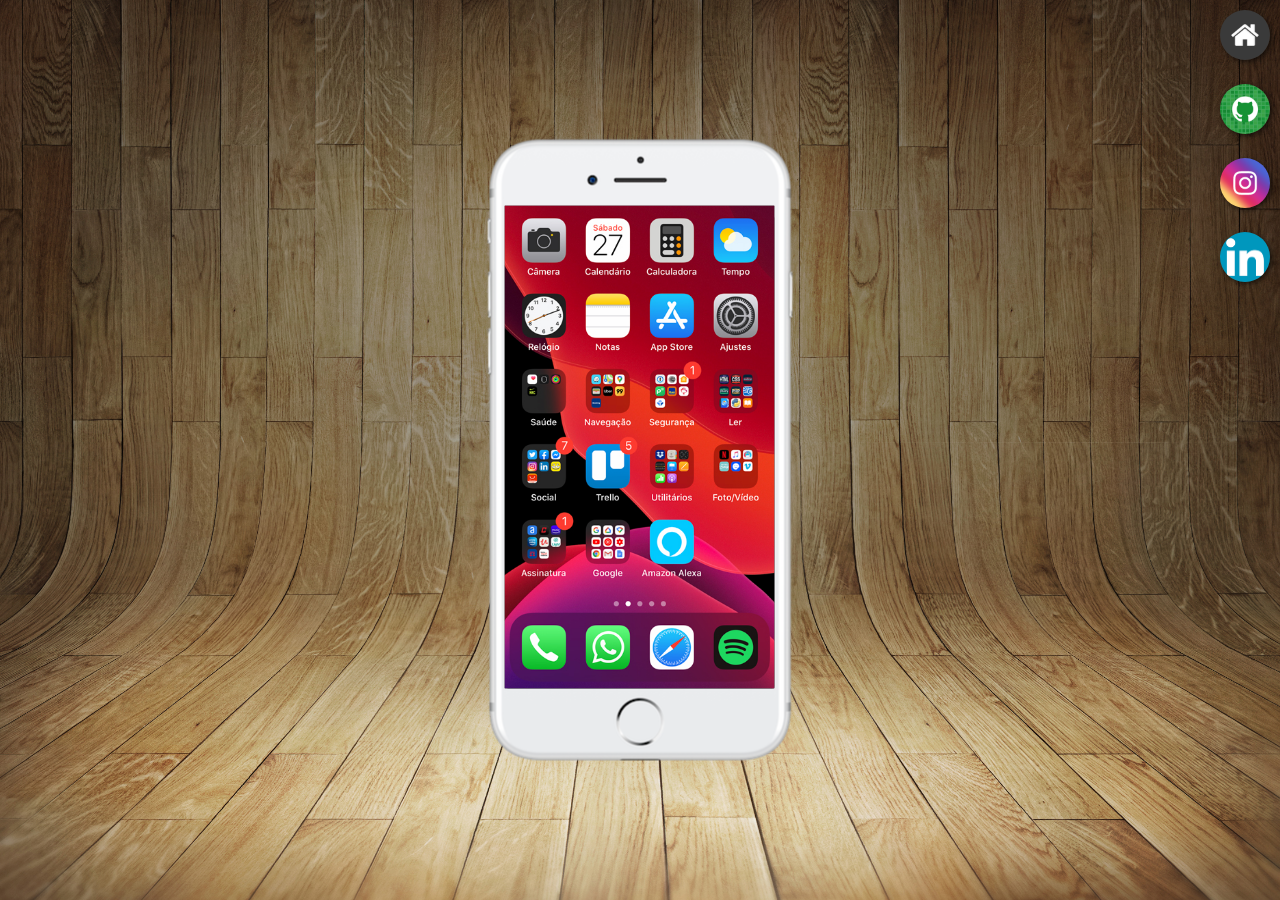
<file: index.html>
<!DOCTYPE html>
<html lang="pt-br">
<head>
    <meta charset="UTF-8">
    <meta name="viewport" content="width=device-width, initial-scale=1.0">
    <title>Projeto Redes Sociais</title>
    <link rel="shortcut icon" href="favicon.ico" type="image/x-icon">
    <link rel="stylesheet" href="estilos/style.css">
</head>
<body>    
    <main>

        <section id="telefone">
            <iframe src="home.html"  name="tela" id="tela" frameborder="0">
                Seu navegador não suporta iframes. Teste em outro navegador.
            </iframe>
        </section>


        <section id="redes-sociais">
            <a href="home.html" target="tela">  <img src="imagens/logo-home.jpg" alt="Home"> </a> <br>        
            <a href="github.html" target="tela">  <img src="imagens/logo-github.jpg" alt="GitHub"> </a> <br>
            <a href="instagram.html" target="tela">  <img src="imagens/logo-instagram.jpg" alt="Instagram"> </a> <br>
            <a href="linkedin.html" target="tela">  <img src="imagens/logo-Linkedin.png" alt="Linkedin"> </a> 
        </section>
    </main>
</body>
</html>
</file>
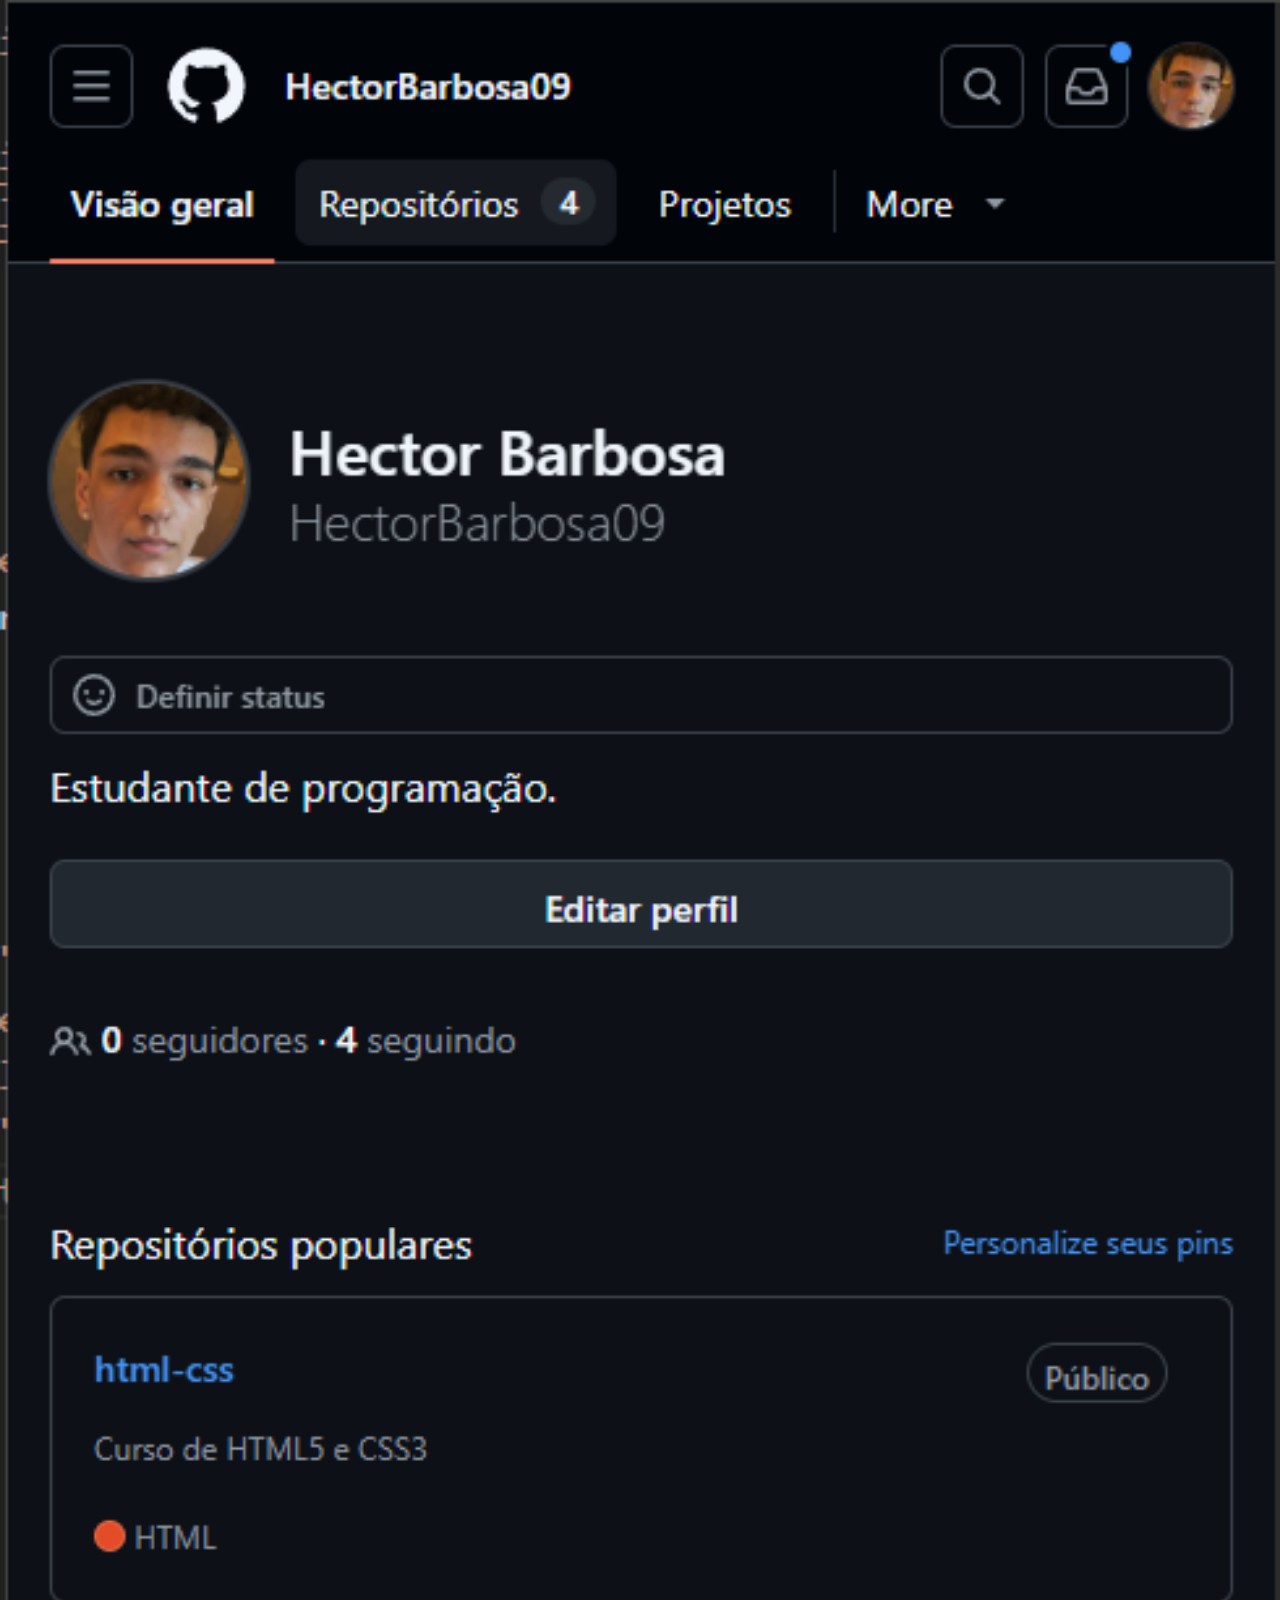
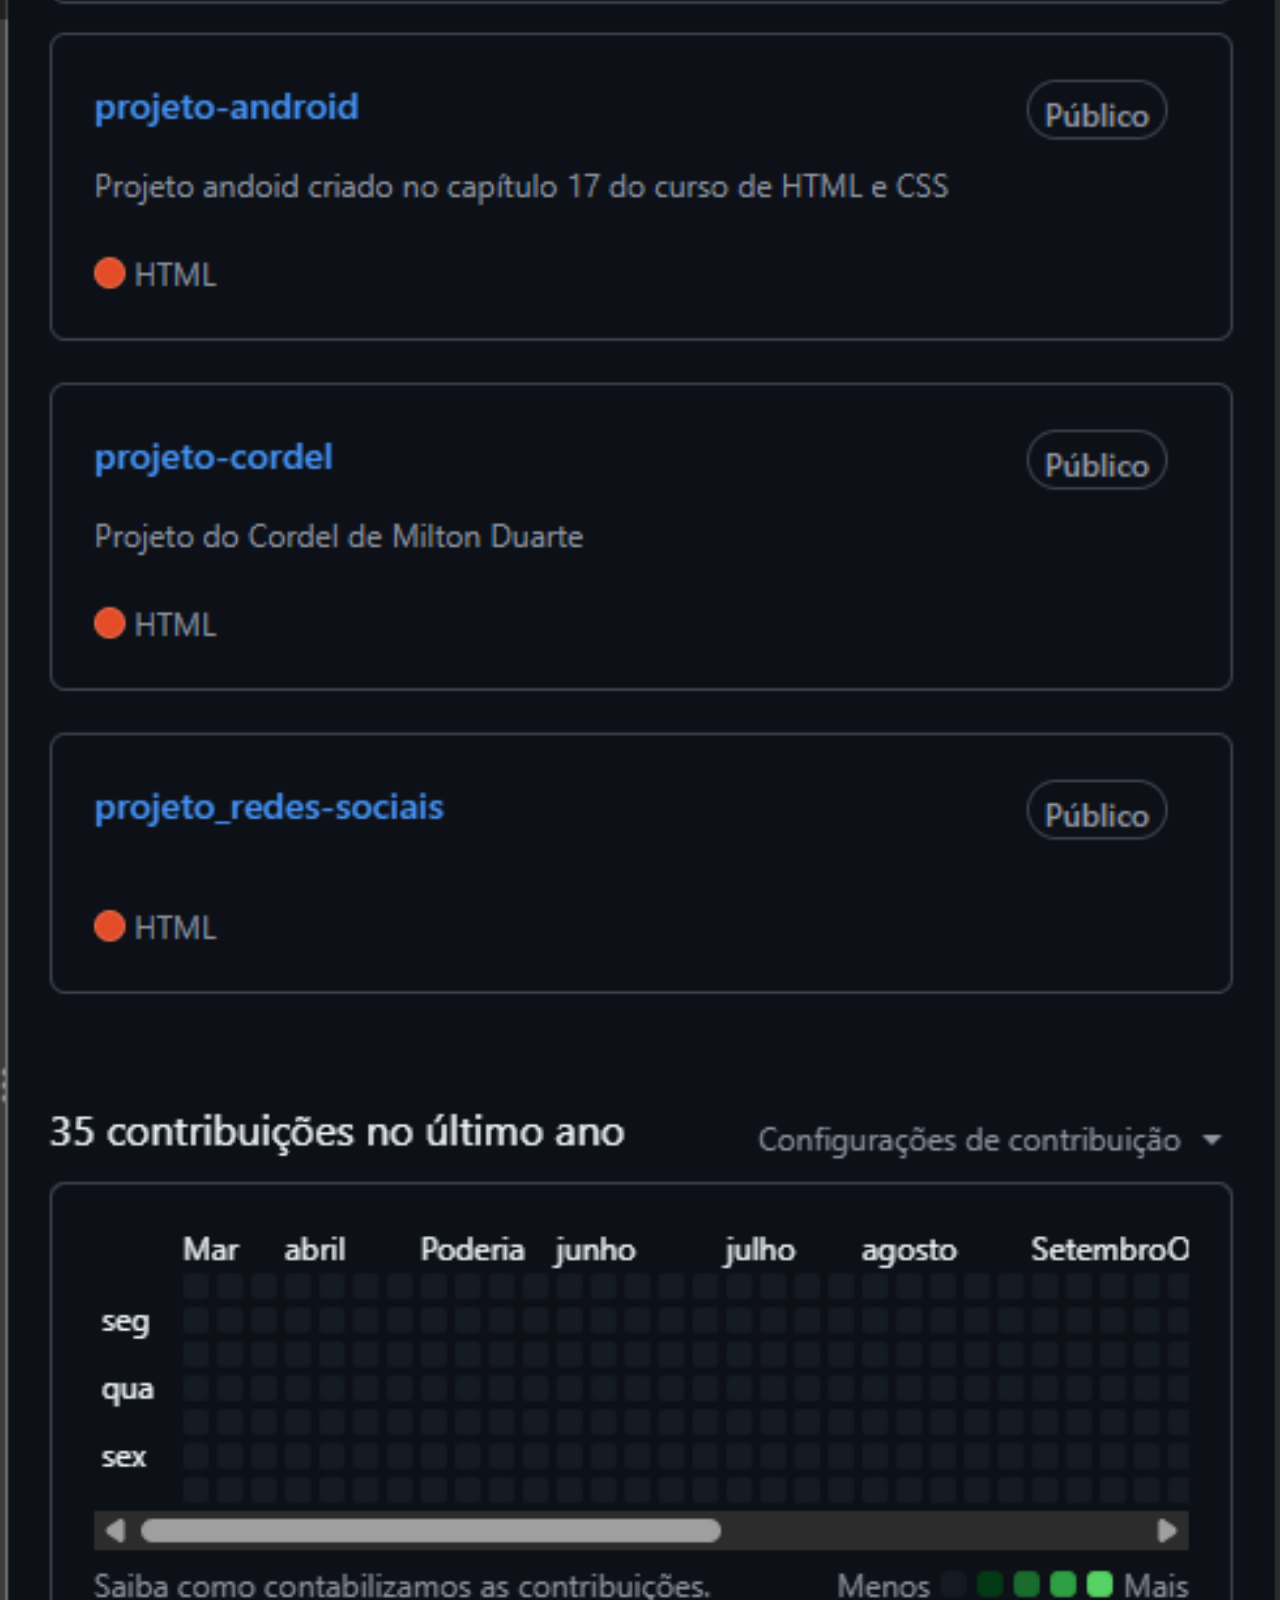
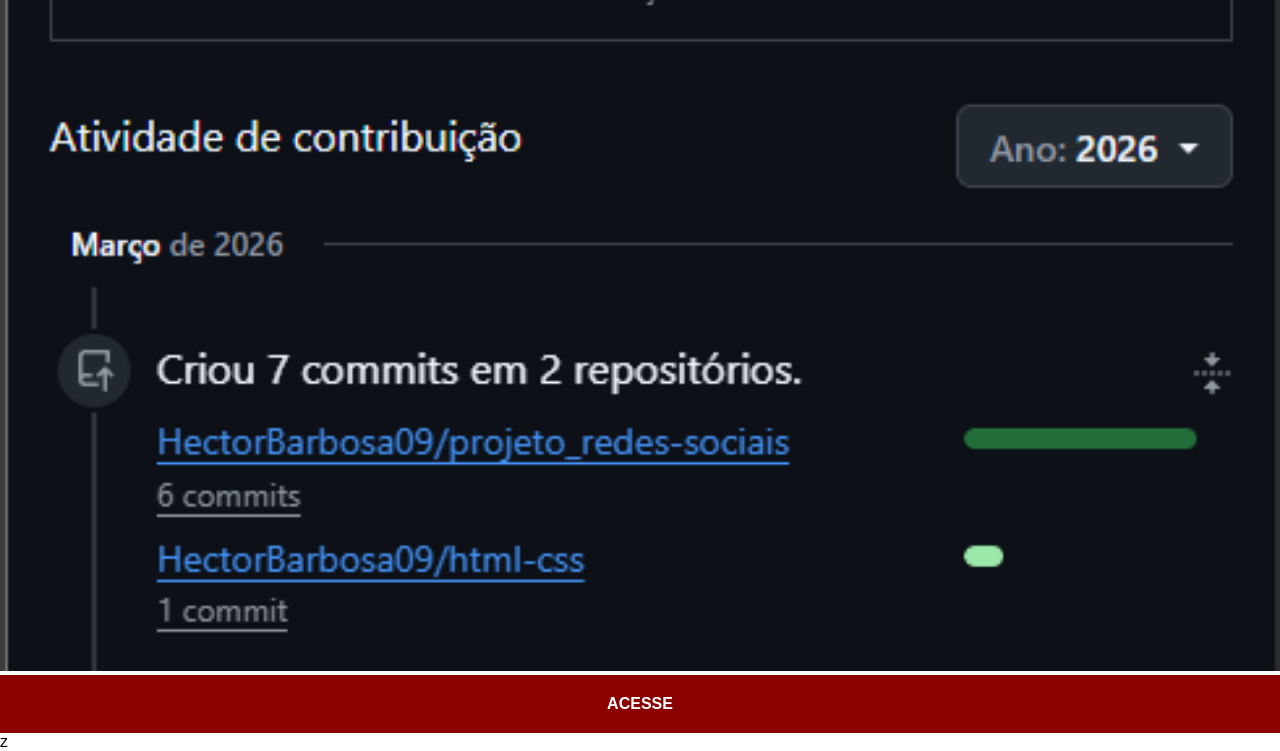
<file: github.html>
<!DOCTYPE html>
<html lang="pt-br">
<head>
    <meta charset="UTF-8">
    <meta name="viewport" content="width=device-width, initial-scale=1.0">
    <title>GitHub</title>
    <link rel="stylesheet" href="estilos/social.css">
</head>
<body>
    <img src="imagens/github.png" alt="GitHub"><a href="https://github.com/HectorBarbosa09" target="_blank">ACESSE</a>
</html>z
</file>
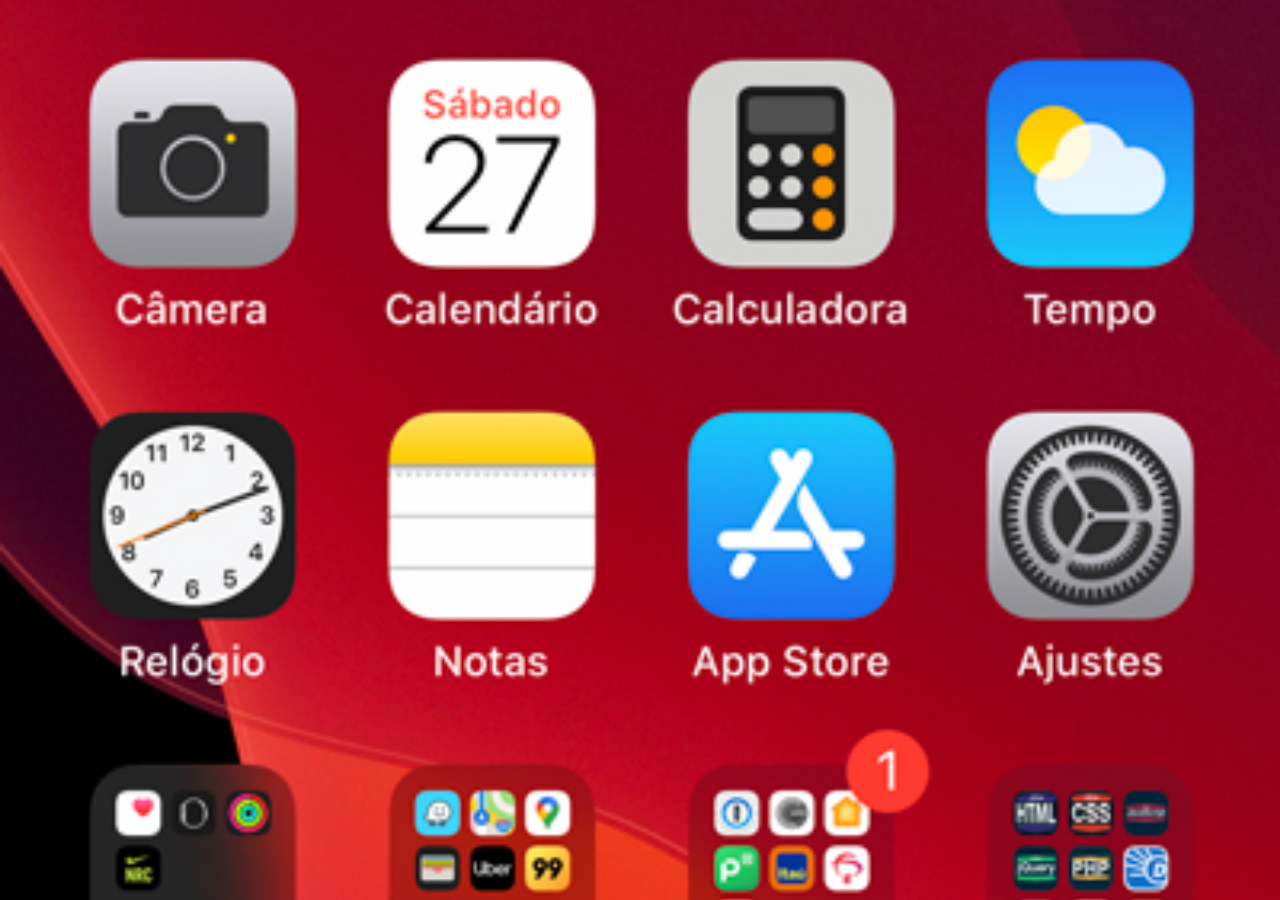
<file: home.html>
<!DOCTYPE html>
<html lang="pt-br">
<head>
    <meta charset="UTF-8">
    <meta name="viewport" content="width=device-width, initial-scale=1.0">
    <title>Home</title>
    <style>
        *{
            margin: 0px;
            padding: 0px;
            font-family: Arial, Helvetica, sans-serif;
        }

        body{
            width: 100vw;
            height: 100vh;
            background: black url(imagens/tela-home.jpg)  no-repeat top center;
            background-size: cover;
        }
    </style>
</head>
<body>
    
</body>
</html>
</file>
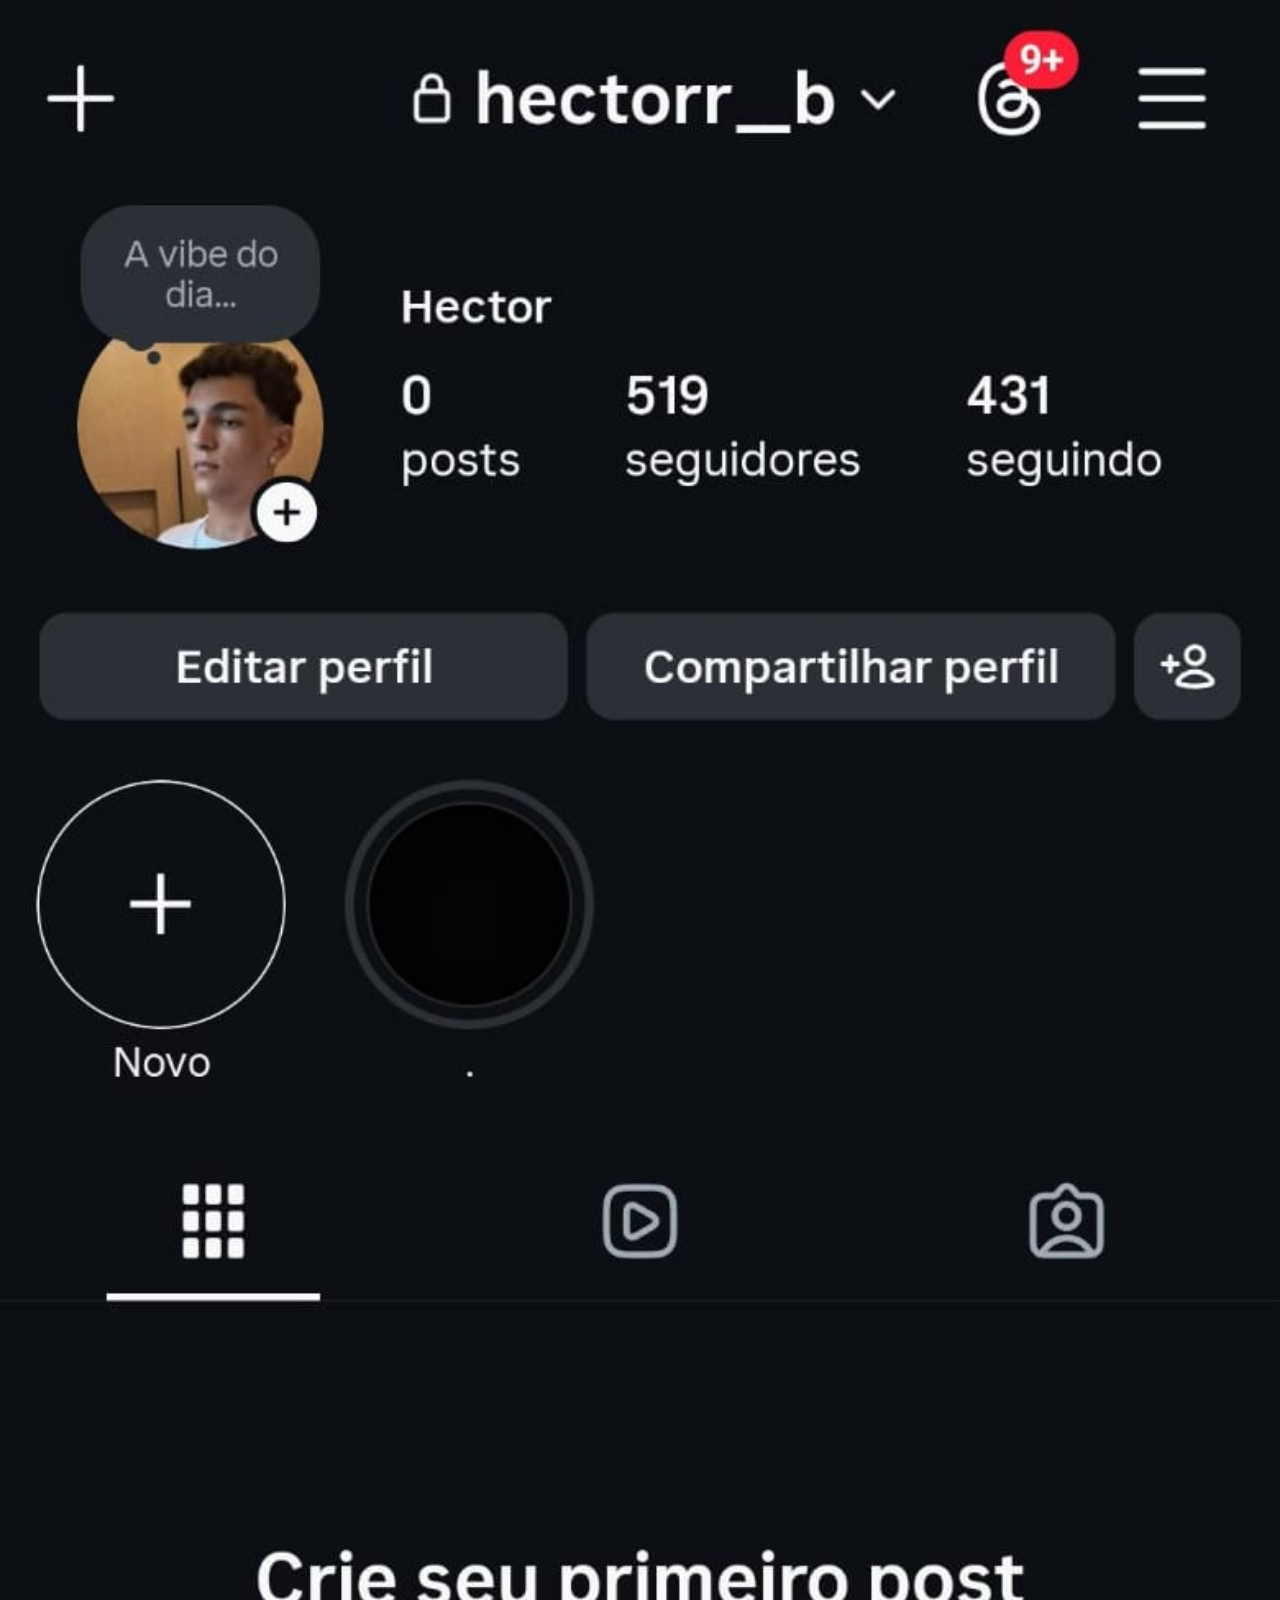
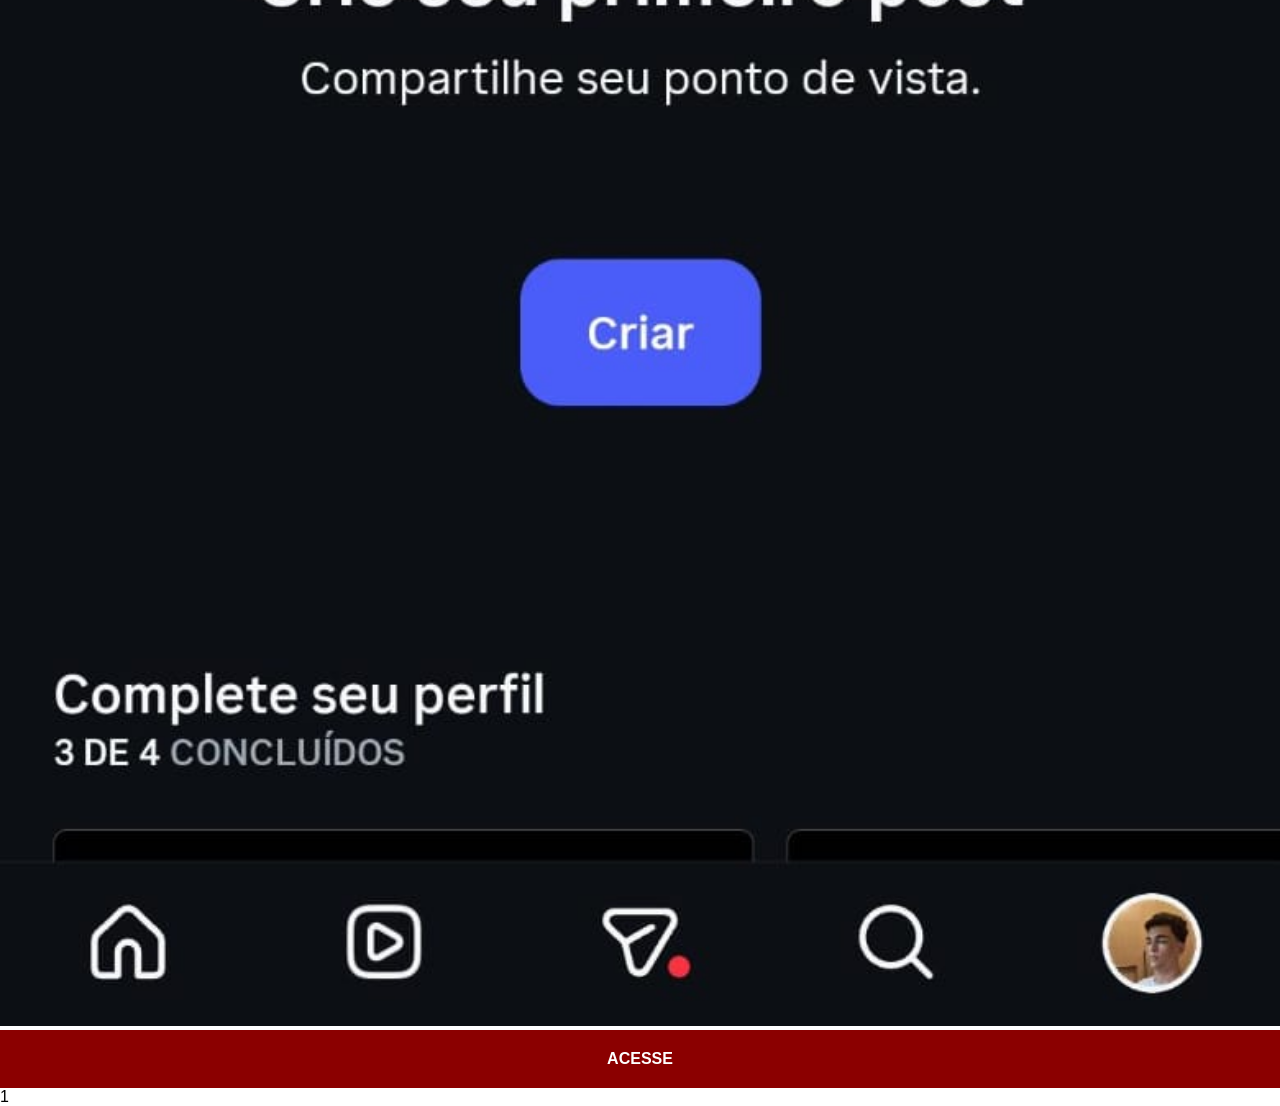
<file: instagram.html>
<!DOCTYPE html>
    <html lang="pt-br">
    <head>
    <meta charset="UTF-8">
    <meta name="viewport" content="width=device-width, initial-scale=1.0">
    <title>Instagram</title>
    <link rel="stylesheet" href="estilos/social.css">
</head>
<body>
    <img src="imagens/tela-instagram.jpeg" alt="Instagram"><a href="https://www.instagram.com/hectorr__b/" target="_blank">ACESSE</a>1
</body>
</html>
</file>
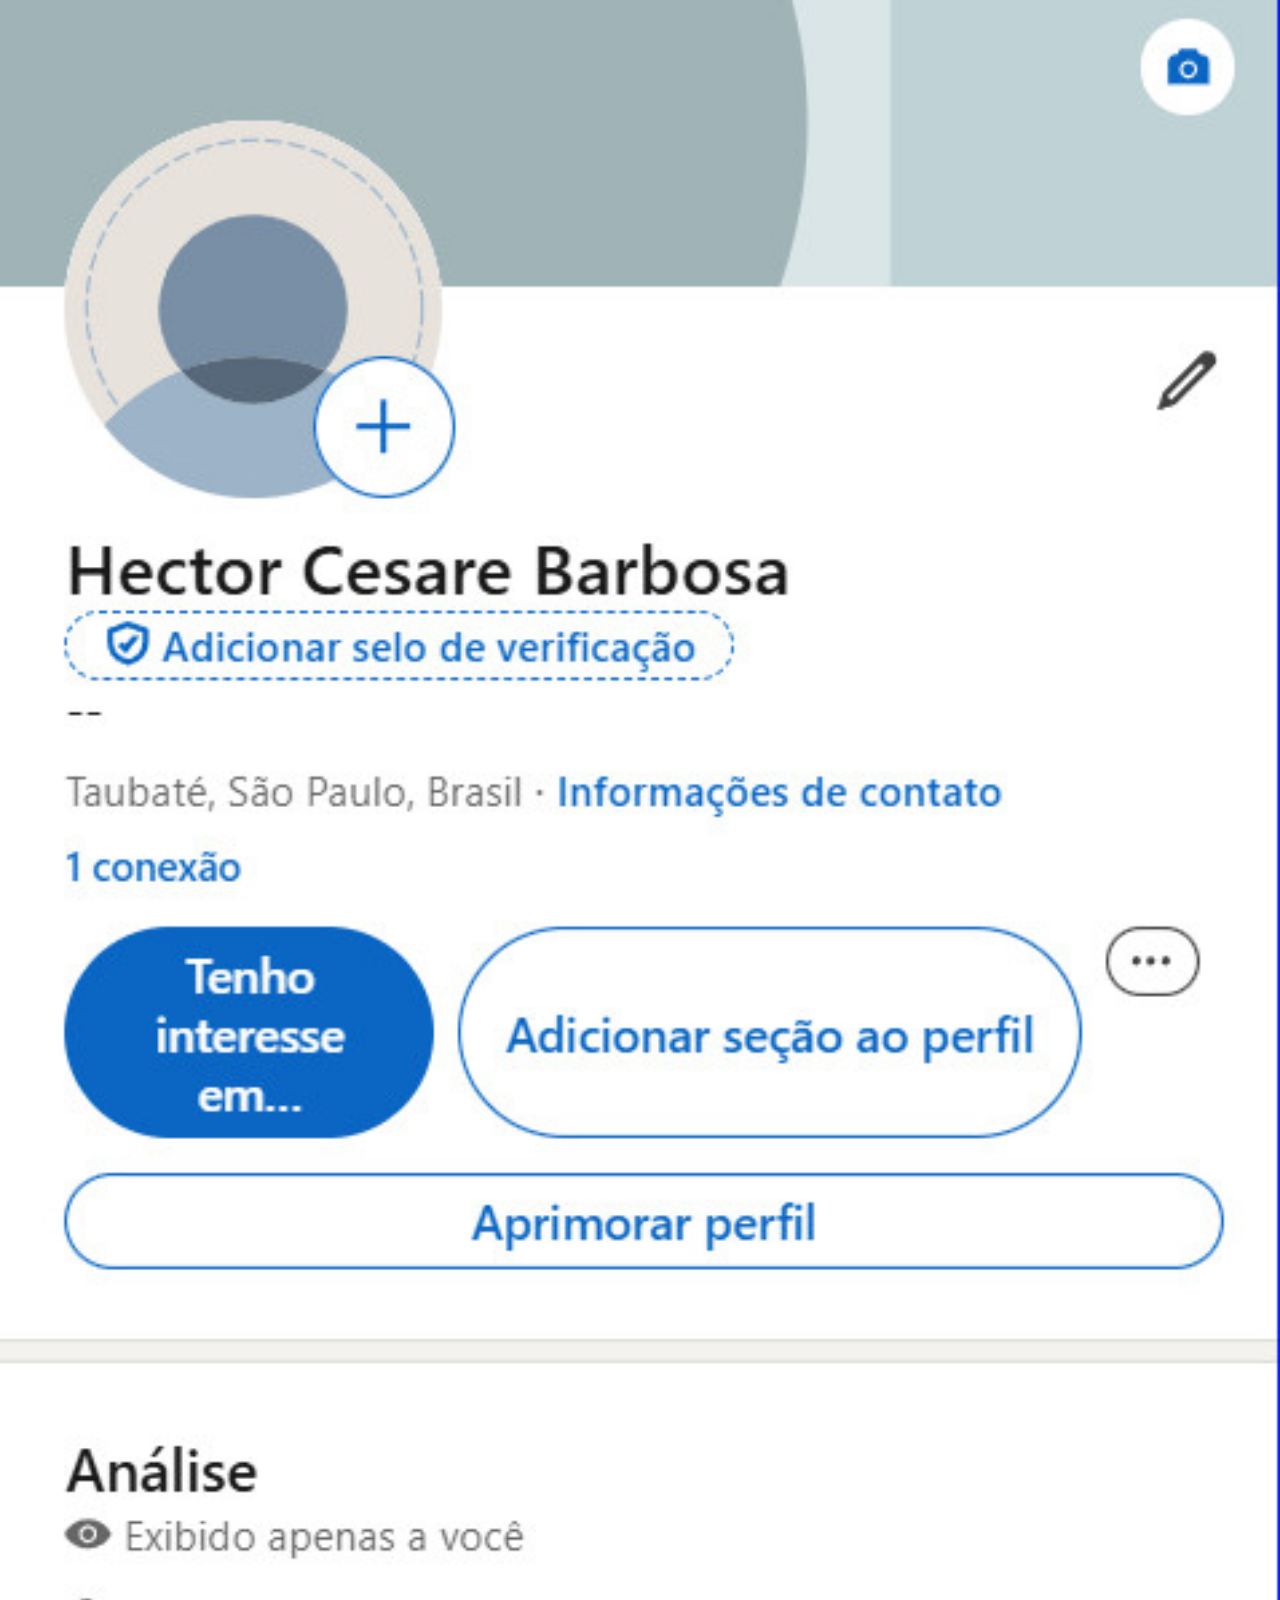
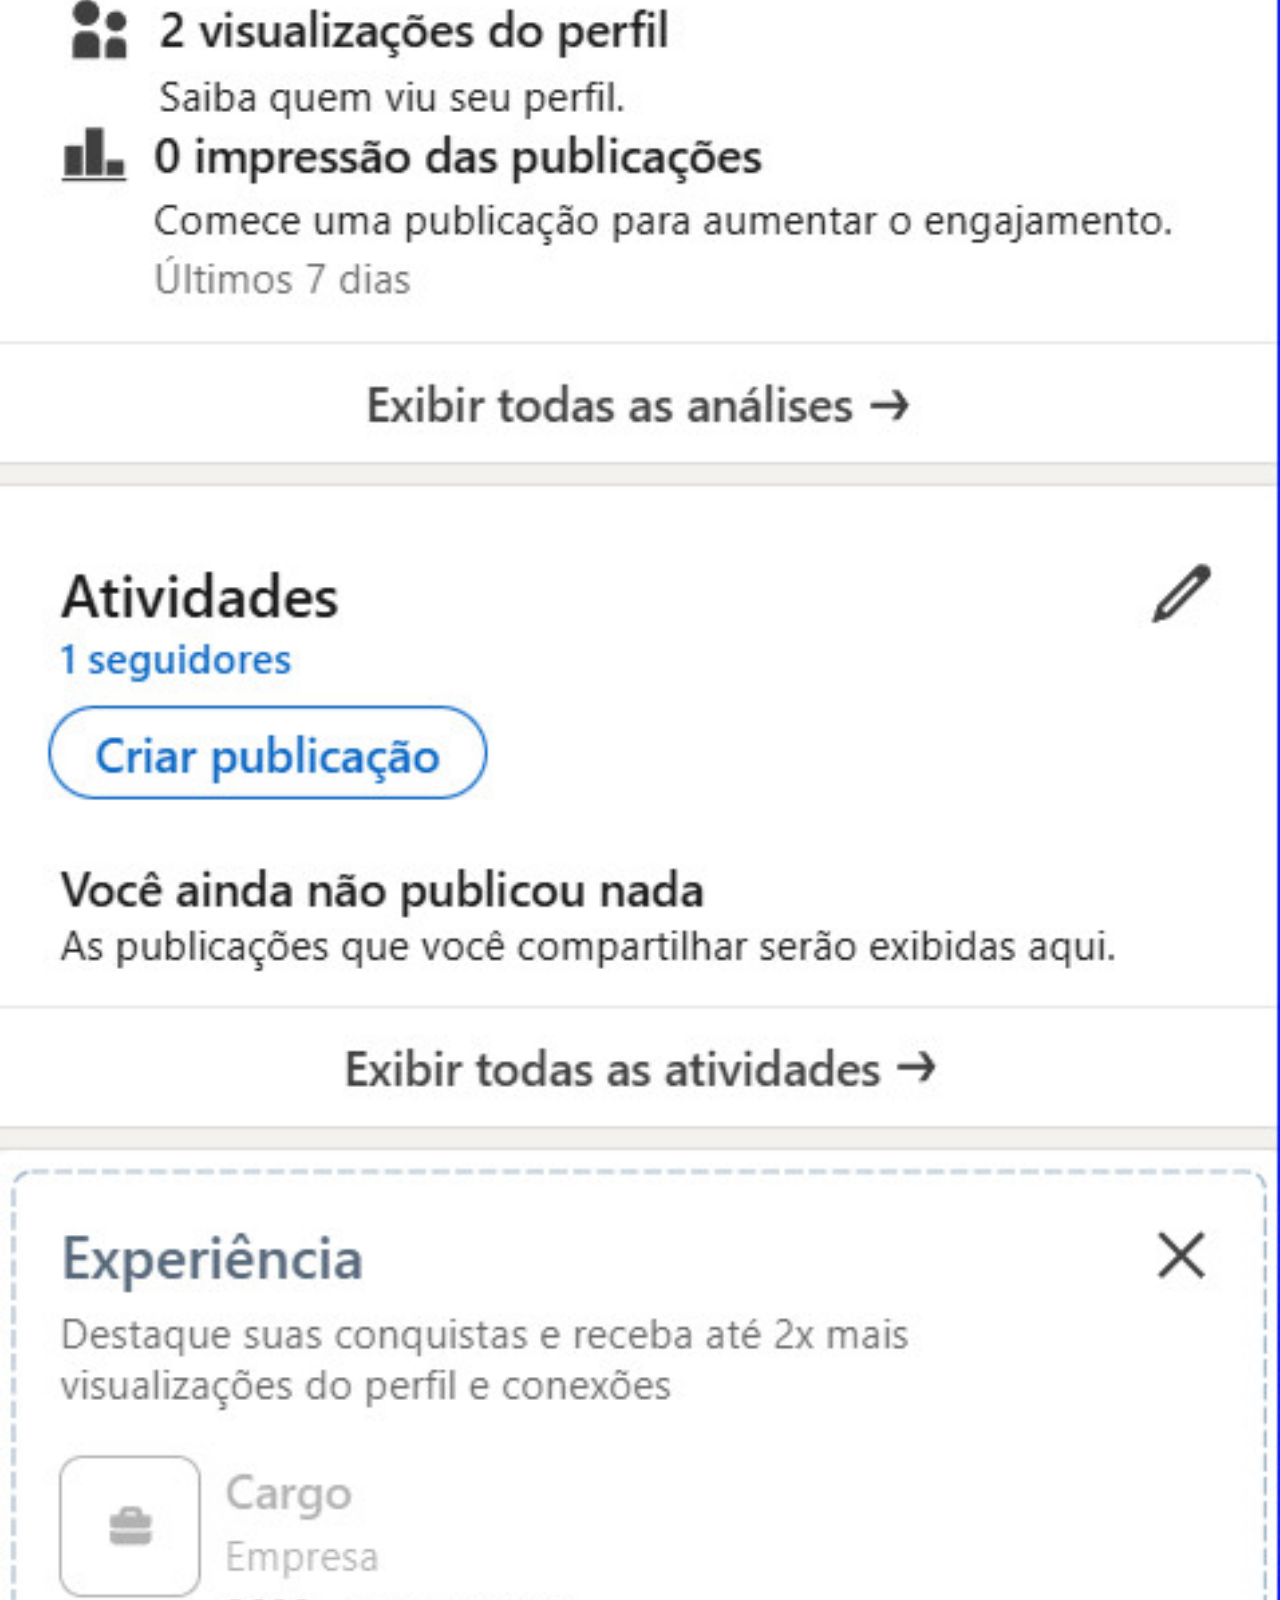
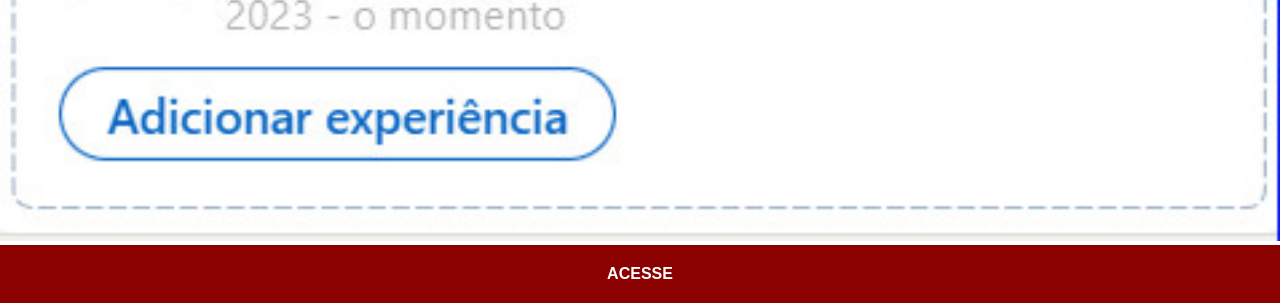
<file: linkedin.html>
<!DOCTYPE html>
<html lang="pt-br">
<head>
    <meta charset="UTF-8">
    <meta name="viewport" content="width=device-width, initial-scale=1.0">
    <title>Twitter</title>
    <link rel="stylesheet" href="estilos/social.css">
</head>
<body>
    <img src="imagens/linkedin.jpg" alt="LinkedIn"><a href="https://www.linkedin.com/in/hector-cesare-barbosa-a54a33393/" target="_blank">ACESSE</a>
</body>
</html>
</file>
<file: estilos/style.css>
@charset "UTF-8";

*{
    margin: 0px;
    padding: 0px;
    font-family: Arial, Helvetica, sans-serif;
}

html, body{
    height: 100vh;
    width: 100vw;
    background-color: black;
}

body{
    background: url(../imagens/fundo-madeira.jpg) no-repeat top center;
    background-size: cover;
    background-attachment: fixed;
}

main{
    height: 100vh;
    position: relative;
}

section#telefone{
    position: absolute;
    top: 50%;
    left: 50%;
    transform: translate(-50%, -50%);
    
    background: url('../imagens/frame-iphone.png') no-repeat center center;
    height: 627px;
    width: 311px;
}

iframe#tela{
    position: relative;
    top: 69px;
    left: 20px;
    height: 483px;
    width: 270px;
}

section#redes-sociais{
    text-align: right;
}

section#redes-sociais img{
    width: 50px;
    height: 50px;
    margin: 10px;
    border-radius: 50px;
    box-shadow: 2px 2px 5px rgba(0, 0, 0, 0.6);
    box-sizing: border-box;
}

section#redes-sociais img:hover{
    border: 2px solid rgb(255, 255, 255, 0.600);
    transform: translate(-3px, -3px);
    box-shadow: 5px 5px 10px rgba(0, 0, 0, 0.8);
    transition: transform .3s, border 0.4 s;
}
</file>
<file: estilos/social.css>
@charset "UTF-8";

*{
    margin: 0px;
    padding: 0px;
    font-family: Arial, Helvetica, sans-serif;
}

::-webkit-scrollbar {
    width: 0px;
    height: 0px;
}

img{
    width: 100vw;
}

a{
    display: block;
    background-color: darkred;
    color: white;
    padding: 20px;
    text-align: center;
    font-weight: bolder;
    text-decoration: none;
}

a:hover{
    background-color: red;
}
</file>
